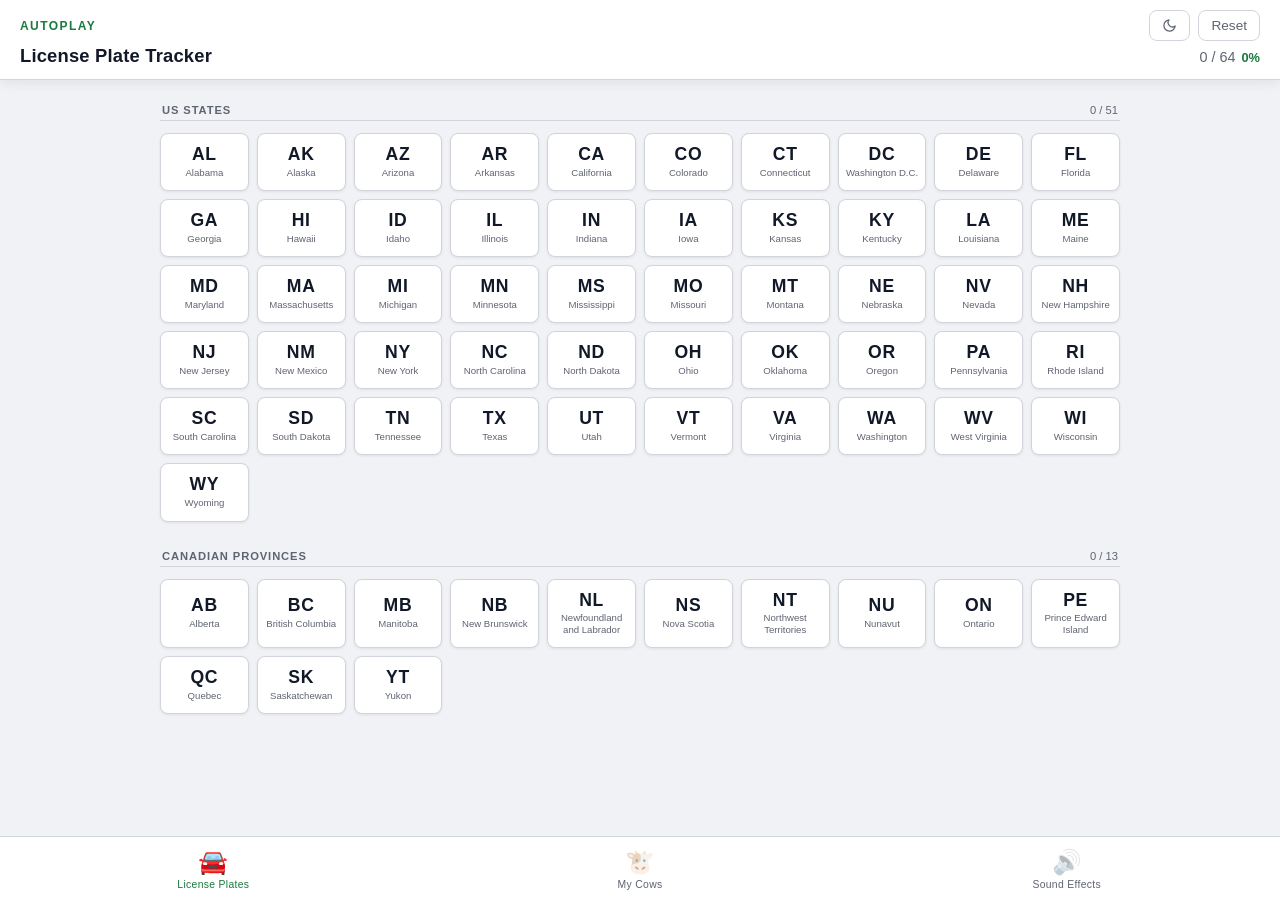
<file: index.html>
<!DOCTYPE html>
<html lang="en">
<head>
  <meta charset="UTF-8" />
  <meta name="viewport" content="width=device-width, initial-scale=1.0" />
  <meta name="theme-color" content="#ffffff" />
  <link rel="manifest" href="manifest.json" />
  <link rel="stylesheet" href="styles.css" />
  <title>AutoPlay - Road Trip Games</title>
</head>
<body>

  <header>
    <div class="header-top">
      <span class="app-name">AutoPlay</span>
      <div class="header-actions">
        <button id="theme-btn" aria-label="Toggle dark mode"></button>
        <button id="reset-btn" aria-label="Reset all plates">Reset</button>
      </div>
    </div>
    <div class="header-bottom" id="plates-header">
      <h1>License Plate Tracker</h1>
      <div class="stats">
        <span id="counter">0 / 64</span>
        <span id="percent">0%</span>
      </div>
    </div>
    <div class="header-bottom" id="cow-header" hidden>
      <h1>My Cows</h1>
    </div>
    <div class="header-bottom" id="sounds-header" hidden>
      <h1>Sound Effects</h1>
    </div>
  </header>

  <main id="grid"></main>

  <div id="cow-page" hidden>
    <div class="cow-scores">
      <div class="score-box">
        <div class="score-team-name" contenteditable="true" role="textbox" spellcheck="false" data-team="1" aria-label="Team 1 name"></div>
        <div class="score-controls">
          <button class="score-btn score-minus" aria-label="Decrease Team 1 score">−</button>
          <span class="score-value" id="score-team1">0</span>
          <button class="score-btn score-plus" aria-label="Increase Team 1 score">+</button>
        </div>
        <button class="score-reset" data-team="1" aria-label="Hold to reset Team 1 score"><span>🪦</span></button>
      </div>
      <div class="score-box">
        <div class="score-team-name" contenteditable="true" role="textbox" spellcheck="false" data-team="2" aria-label="Team 2 name"></div>
        <div class="score-controls">
          <button class="score-btn score-minus" aria-label="Decrease Team 2 score">−</button>
          <span class="score-value" id="score-team2">0</span>
          <button class="score-btn score-plus" aria-label="Increase Team 2 score">+</button>
        </div>
        <button class="score-reset" data-team="2" aria-label="Hold to reset Team 2 score"><span>🪦</span></button>
      </div>
    </div>
  </div>

  <div id="sounds-page" class="placeholder-page" hidden>
    <p>Coming soon…</p>
  </div>

  <!-- Confirmation modal -->
  <div id="modal-overlay" role="dialog" aria-modal="true" aria-labelledby="modal-title" hidden>
    <div id="modal">
      <h2 id="modal-title">Reset all plates?</h2>
      <p>This will uncheck all plates. This cannot be undone.</p>
      <div class="modal-actions">
        <button id="modal-cancel">Cancel</button>
        <button id="modal-confirm">Yes, reset</button>
      </div>
    </div>
  </div>

  <ul id="cow-instructions" hidden>
    <li>Shout "My cow!" and then tap plus for your team!</li>
    <li>Not a cow, but a goat or other animal? Tap minus!</li>
    <li>Shout "Cemetery all your cows are dead!" and then press and hold the other team's tombstone to reset their score.</li>
    <li>Most importantly: have fun! 🐄</li>
  </ul>

  <nav class="bottom-nav" aria-label="Games">
    <button class="nav-tab active" data-page="plates" aria-current="page" aria-label="License Plates">
      <img src="automobile.svg" alt="" aria-hidden="true" class="nav-icon">
      <span>License Plates</span>
    </button>
    <button class="nav-tab" data-page="cow" aria-label="My Cows">
      <img src="cow-face.svg" alt="" aria-hidden="true" class="nav-icon">
      <span>My Cows</span>
    </button>
    <button class="nav-tab" data-page="sounds" aria-label="Sound Effects">
      <img src="speaker.svg" alt="" aria-hidden="true" class="nav-icon">
      <span>Sound Effects</span>
    </button>
  </nav>

  <script src="app.js"></script>
</body>
</html>
</file>
<file: styles.css>
*, *::before, *::after {
  box-sizing: border-box;
  margin: 0;
  padding: 0;
}

/* ── Themes ── */
:root {
  --bg: #f0f2f5;
  --surface: #ffffff;
  --accent: #ffffff;
  --accent-hover: #f3f4f6;
  --toggled: #1a7a3f;
  --toggled-hover: #155f33;
  --text: #111827;
  --text-muted: #5f6472;
  --border: #d1d5db;
  --shadow: rgba(0,0,0,0.08);
  --radius: 8px;
}

[data-theme="dark"] {
  --bg: #111827;
  --surface: #1f2937;
  --accent: #1f2937;
  --accent-hover: #374151;
  --toggled: #22a55b;
  --toggled-hover: #1a8a4a;
  --text: #f9fafb;
  --text-muted: #9ca3af;
  --border: #374151;
  --shadow: rgba(0,0,0,0.3);
}

body {
  background: var(--bg);
  color: var(--text);
  font-family: -apple-system, BlinkMacSystemFont, 'Segoe UI', Roboto, sans-serif;
  min-height: 100vh;
  transition: background 0.2s, color 0.2s;
}

/* ── Header ── */
header {
  position: sticky;
  top: 0;
  z-index: 10;
  display: flex;
  flex-direction: column;
  gap: 4px;
  padding: 10px 20px 12px;
  background: var(--surface);
  border-bottom: 1px solid var(--border);
  box-shadow: 0 2px 12px var(--shadow);
  transition: background 0.2s, border-color 0.2s;
}

.header-top {
  display: flex;
  align-items: center;
  justify-content: space-between;
}

.header-bottom:not([hidden]) {
  display: flex;
  align-items: baseline;
  justify-content: space-between;
  gap: 12px;
}

.header-actions {
  display: flex;
  align-items: center;
  gap: 8px;
}

.app-name {
  font-size: 0.75rem;
  font-weight: 700;
  letter-spacing: 0.12em;
  text-transform: uppercase;
  color: var(--toggled);
}

h1 {
  font-size: 1.15rem;
  font-weight: 700;
  letter-spacing: 0.01em;
}

.stats {
  display: flex;
  align-items: baseline;
  gap: 6px;
}

#counter {
  font-size: 0.9rem;
  color: var(--text-muted);
  font-variant-numeric: tabular-nums;
}

#percent {
  font-size: 0.8rem;
  color: var(--toggled);
  font-weight: 600;
  font-variant-numeric: tabular-nums;
}

/* ── Header buttons ── */
#theme-btn svg {
  width: 15px;
  height: 15px;
  display: block;
}

#theme-btn,
#reset-btn {
  background: transparent;
  color: var(--text-muted);
  border: 1px solid var(--border);
  border-radius: var(--radius);
  padding: 7px 12px;
  font-size: 0.85rem;
  cursor: pointer;
  transition: color 0.15s, border-color 0.15s, background 0.15s;
}

#theme-btn:hover,
#reset-btn:hover {
  color: var(--text);
  background: var(--accent-hover);
  border-color: var(--text-muted);
}

#reset-btn:hover {
  color: #dc2626;
  border-color: #dc2626;
  background: rgba(220, 38, 38, 0.06);
}

/* ── Grid ── */
main:not([hidden]) {
  display: grid;
  grid-template-columns: repeat(auto-fill, minmax(88px, 1fr));
  gap: 8px;
  padding: 20px;
  padding-bottom: 84px;
  max-width: 1000px;
  margin: 0 auto;
}

/* ── State buttons ── */
.state-btn {
  display: flex;
  flex-direction: column;
  align-items: center;
  justify-content: center;
  gap: 3px;
  background: var(--accent);
  color: var(--text);
  border: 1px solid var(--border);
  border-radius: var(--radius);
  padding: 12px 6px;
  cursor: pointer;
  transition: background 0.15s, border-color 0.15s, transform 0.1s, box-shadow 0.15s;
  user-select: none;
  position: relative;
  box-shadow: 0 1px 3px var(--shadow);
}

.state-btn:hover {
  background: var(--accent-hover);
  border-color: var(--text-muted);
  box-shadow: 0 2px 8px var(--shadow);
}

.state-btn:active {
  transform: scale(0.96);
}

.state-abbr {
  font-size: 1.1rem;
  font-weight: 700;
  letter-spacing: 0.04em;
  line-height: 1;
}

.state-name {
  font-size: 0.6rem;
  color: var(--text-muted);
  text-align: center;
  line-height: 1.2;
}

.state-btn.toggled {
  background: var(--toggled);
  border-color: var(--toggled);
  color: #fff;
}

.state-btn.toggled .state-name {
  color: rgba(255,255,255,0.75);
}

.state-btn.toggled:hover {
  background: var(--toggled-hover);
  border-color: var(--toggled-hover);
}

.state-btn.toggled::after {
  content: '✓';
  position: absolute;
  top: 4px;
  right: 6px;
  font-size: 0.65rem;
  opacity: 0.85;
}

/* ── Section headers ── */
.section-header {
  grid-column: 1 / -1;
  display: flex;
  align-items: baseline;
  justify-content: space-between;
  padding: 4px 2px;
  border-bottom: 1px solid var(--border);
  margin-bottom: 4px;
}

main > .section-header ~ .section-header {
  margin-top: 16px;
}

.section-title {
  font-size: 0.7rem;
  font-weight: 700;
  letter-spacing: 0.08em;
  text-transform: uppercase;
  color: var(--text-muted);
}

.section-count {
  font-size: 0.7rem;
  color: var(--text-muted);
  font-variant-numeric: tabular-nums;
}

/* ── Modal ── */
#modal-overlay {
  position: fixed;
  inset: 0;
  background: rgba(0,0,0,0.5);
  display: flex;
  align-items: center;
  justify-content: center;
  z-index: 100;
  backdrop-filter: blur(3px);
}

#modal-overlay[hidden] {
  display: none;
}

#modal {
  background: var(--surface);
  border: 1px solid var(--border);
  border-radius: 12px;
  padding: 28px 32px;
  max-width: 380px;
  width: 90%;
  box-shadow: 0 8px 32px var(--shadow);
  animation: pop-in 0.15s ease;
}

@keyframes pop-in {
  from { transform: scale(0.92); opacity: 0; }
  to   { transform: scale(1);    opacity: 1; }
}

#modal h2 {
  font-size: 1.1rem;
  margin-bottom: 10px;
}

#modal p {
  font-size: 0.9rem;
  color: var(--text-muted);
  margin-bottom: 24px;
  line-height: 1.5;
}

.modal-actions {
  display: flex;
  gap: 10px;
  justify-content: flex-end;
}

.modal-actions button {
  border-radius: var(--radius);
  padding: 9px 20px;
  font-size: 0.9rem;
  font-weight: 500;
  cursor: pointer;
  transition: background 0.15s, color 0.15s;
}

#modal-cancel {
  background: transparent;
  color: var(--text-muted);
  border: 1px solid var(--border);
}

#modal-cancel:hover {
  background: var(--accent-hover);
  color: var(--text);
}

#modal-confirm {
  background: #dc2626;
  color: #fff;
  border: 1px solid #dc2626;
}

#modal-confirm:hover {
  background: #b91c1c;
  border-color: #b91c1c;
}

/* ── Focus styles ── */
button:focus-visible {
  outline: 2px solid var(--toggled);
  outline-offset: 2px;
}

/* ── Bottom nav ── */
.bottom-nav {
  position: fixed;
  bottom: 0;
  left: 0;
  right: 0;
  height: 64px;
  background: var(--surface);
  border-top: 1px solid var(--border);
  display: flex;
  align-items: stretch;
  z-index: 10;
  transition: background 0.2s, border-color 0.2s;
}

.nav-tab {
  flex: 1;
  display: flex;
  flex-direction: column;
  align-items: center;
  justify-content: center;
  gap: 3px;
  border: none;
  background: none;
  color: var(--text-muted);
  cursor: pointer;
  font-size: 0.65rem;
  font-weight: 500;
  letter-spacing: 0.03em;
  transition: color 0.15s, background 0.15s;
  padding: 8px;
}

.nav-tab:hover {
  background: var(--accent-hover);
  color: var(--text);
}

.nav-tab.active {
  color: var(--toggled);
}

.nav-icon {
  width: auto;
  height: 28px;
  opacity: 0.35;
  transition: opacity 0.15s;
}

.nav-tab.active .nav-icon {
  opacity: 1;
}

/* ── Responsive ── */
@media (max-width: 480px) {
  main:not([hidden]) {
    grid-template-columns: repeat(auto-fill, minmax(72px, 1fr));
    padding: 12px;
    padding-bottom: 84px;
    gap: 6px;
  }

  header {
    padding: 8px 14px 10px;
  }

  h1 {
    font-size: 1rem;
  }
}

/* ── Placeholder pages ── */
.placeholder-page:not([hidden]) {
  display: flex;
  align-items: center;
  justify-content: center;
  min-height: calc(100vh - 120px);
  padding: 40px 20px 84px;
  color: var(--text-muted);
  font-size: 0.95rem;
}

/* ── My Cows ── */
#cow-page:not([hidden]) {
  display: flex;
  flex-direction: column;
  align-items: center;
  justify-content: flex-start;
  padding: 24px 16px 180px;
  min-height: calc(100vh - 120px);
}

#cow-instructions:not([hidden]) {
  display: block;
  position: fixed;
  bottom: 64px;
  left: 0;
  right: 0;
  padding: 10px 20px;
  font-size: 0.8rem;
  color: white;
  line-height: 1.6;
  text-align: left;
  list-style: none;
  padding-left: 20px;
  z-index: 9;
}

#cow-instructions:not([hidden]) li::before {
  content: "- ";
}

.cow-scores {
  display: flex;
  gap: 16px;
  width: 100%;
  max-width: 500px;
}

.score-box {
  flex: 1;
  display: flex;
  flex-direction: column;
  align-items: center;
  gap: 20px;
  background: var(--surface);
  border: 1px solid var(--border);
  border-radius: 12px;
  padding: 24px 12px;
  box-shadow: 0 2px 12px var(--shadow);
}

.score-team-name {
  font-size: 0.8rem;
  font-weight: 700;
  letter-spacing: 0.08em;
  text-transform: uppercase;
  color: var(--text-muted);
}

.score-team-name[contenteditable] {
  cursor: text;
  border-radius: 4px;
  padding: 2px 6px;
  outline: none;
  min-width: 40px;
  max-width: 100%;
  text-align: center;
  transition: background 0.15s, box-shadow 0.15s;
  white-space: nowrap;
  overflow: hidden;
}

.score-team-name[contenteditable]:hover {
  background: var(--accent-hover);
}

.score-team-name[contenteditable]:focus {
  background: var(--accent-hover);
  box-shadow: 0 0 0 2px var(--toggled);
  color: var(--text);
}

.score-controls {
  display: flex;
  align-items: center;
  gap: 10px;
}

.score-btn {
  width: 44px;
  height: 44px;
  border: 1px solid var(--border);
  border-radius: var(--radius);
  background: var(--accent);
  color: var(--text);
  font-size: 1.6rem;
  line-height: 1;
  cursor: pointer;
  display: flex;
  align-items: center;
  justify-content: center;
  transition: background 0.15s, border-color 0.15s, transform 0.1s;
  user-select: none;
}

.score-btn:hover {
  background: var(--accent-hover);
  border-color: var(--text-muted);
}

.score-btn:active {
  transform: scale(0.92);
}

.score-value {
  font-size: 3rem;
  font-weight: 700;
  font-variant-numeric: tabular-nums;
  min-width: 60px;
  text-align: center;
  line-height: 1;
}

.score-reset {
  font-size: 1.4rem;
  line-height: 1;
  background-color: transparent;
  background-image: linear-gradient(to right, rgba(220, 38, 38, 0.15), rgba(220, 38, 38, 0.15));
  background-size: 0% 100%;
  background-repeat: no-repeat;
  background-position: left center;
  border: 1px solid var(--border);
  border-radius: var(--radius);
  padding: 8px 18px;
  cursor: pointer;
  user-select: none;
  -webkit-touch-callout: none;
  transition: border-color 0.15s;
}

.score-reset > span {
  pointer-events: none;
}

.score-reset:hover {
  border-color: var(--text-muted);
}

.score-reset.holding {
  border-color: #dc2626;
  animation: hold-fill 0.8s linear forwards;
}

@keyframes hold-fill {
  from { background-size: 0% 100%; }
  to   { background-size: 100% 100%; }
}

@media (max-width: 480px) {
  .score-value {
    font-size: 2.5rem;
    min-width: 48px;
  }

  .score-btn {
    width: 40px;
    height: 40px;
  }

  .score-box {
    padding: 20px 8px;
    gap: 16px;
  }
}

/* ── SVG nav icons ── */
svg.nav-icon {
  width: 28px;
  height: 28px;
}
</file>
